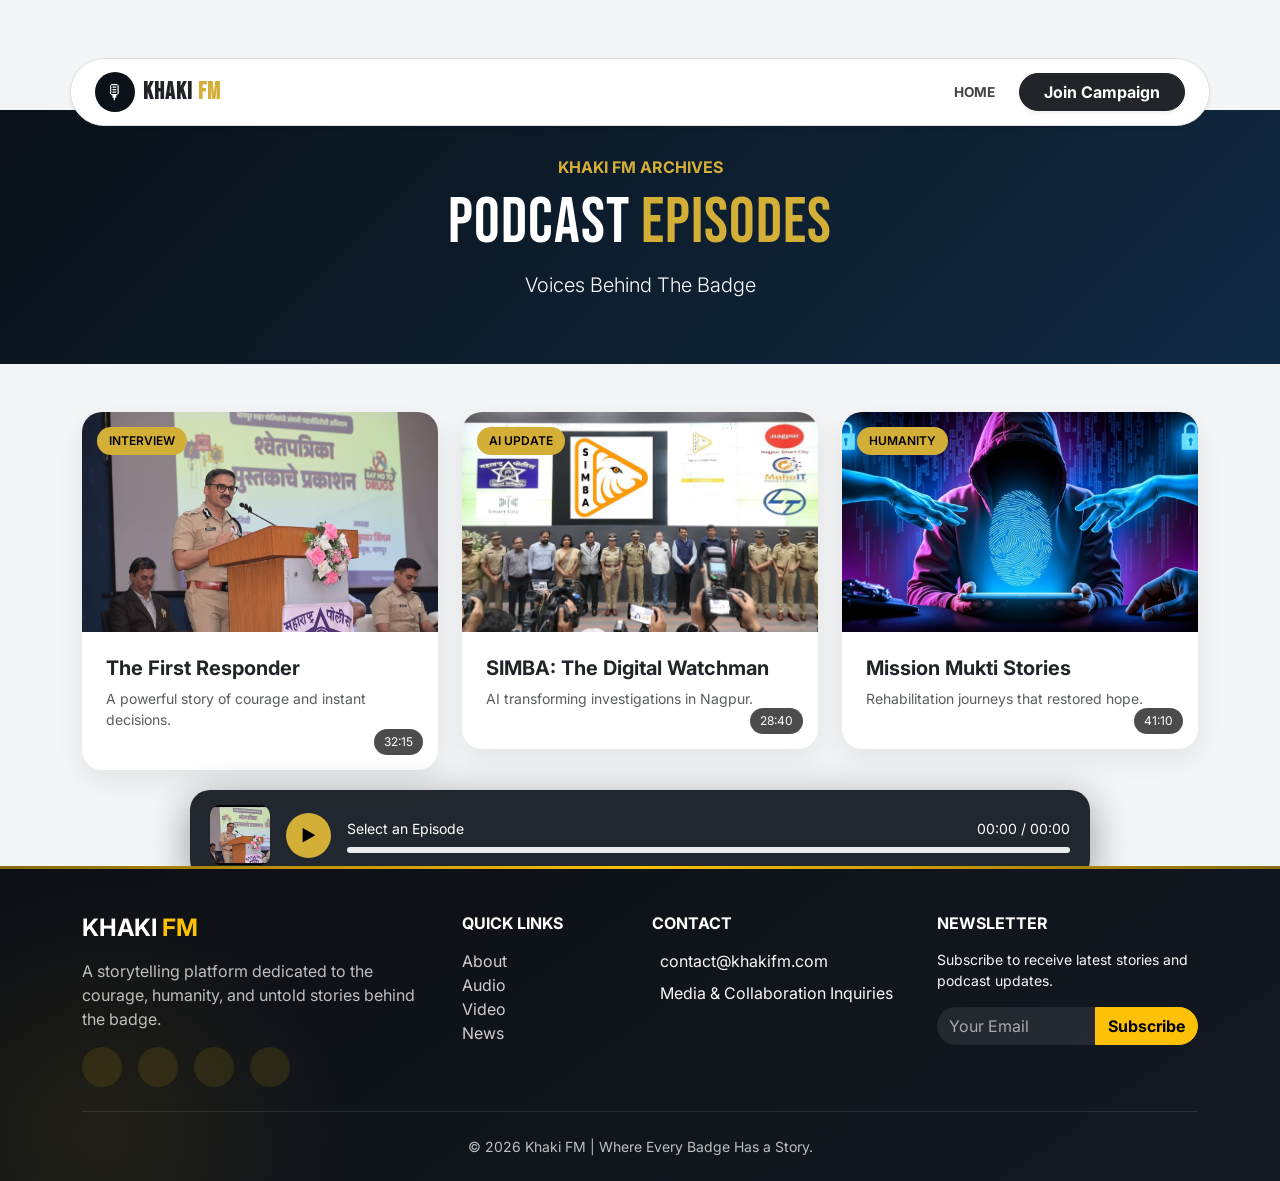
<file: audio.html>
<!DOCTYPE html>
<html lang="en">
<head>
<meta charset="UTF-8">
<meta name="viewport" content="width=device-width, initial-scale=1.0">
<title>Khaki FM | Audio Episodes</title>

<link href="https://cdn.jsdelivr.net/npm/bootstrap@5.3.0/dist/css/bootstrap.min.css" rel="stylesheet">
<link href="https://fonts.googleapis.com/css2?family=Bebas+Neue&family=Inter:wght@400;600;700&display=swap" rel="stylesheet">

<link rel="icon" href="images/favicon.png">
<link rel="stylesheet" href="style.css">

</head>

<style>

body{
    font-family:'Inter',sans-serif;
    background:#f3f5f7;
}

.font-bebas{
    font-family:'Bebas Neue',sans-serif;
    letter-spacing:1px;
}

.text-gold{ color:#D4AF37; }
.bg-navy{ background:#0A1118; }

.hero-section{
    background:linear-gradient(135deg,#0A1118 0%,#102a43 100%);
    width: stretch;
    min-height: max-content;
}

.episode-card{
    border-radius:20px;
    overflow:hidden;
    background:#fff;
    transition:0.35s ease;
    box-shadow:0 10px 30px rgba(0,0,0,0.08);
    position:relative;
}

.episode-card:hover{
    transform:translateY(-8px);
    box-shadow:0 20px 40px rgba(0,0,0,0.15);
}

.episode-img{
    height:220px;
    object-fit:cover;
}

.badge-category{
    position:absolute;
    top:15px;
    left:15px;
    background:#D4AF37;
    color:#000;
    font-weight:600;
    padding:5px 12px;
    border-radius:30px;
    font-size:12px;
}

.duration-badge{
    position:absolute;
    bottom:15px;
    right:15px;
    background:rgba(0,0,0,0.7);
    color:#fff;
    padding:4px 10px;
    border-radius:20px;
    font-size:12px;
}

.play-overlay{
    position:absolute;
    inset:0;
    display:flex;
    align-items:center;
    justify-content:center;
    background:rgba(0,0,0,0.4);
    opacity:0;
    transition:0.3s;
}

.episode-card:hover .play-overlay{
    opacity:1;
}

.play-circle{
    width:70px;
    height:70px;
    border-radius:50%;
    background:#D4AF37;
    display:flex;
    align-items:center;
    justify-content:center;
    font-size:22px;
    font-weight:bold;
    cursor:pointer;
}

/* PLAYER */

.audio-player{
    position:fixed;
    bottom:20px;
    left:50%;
    transform:translateX(-50%);
    width:95%;
    max-width:900px;
    backdrop-filter:blur(15px);
    background:rgba(10,17,24,0.9);
    border-radius:20px;
    padding:15px 20px;
    box-shadow:0 10px 40px rgba(0,0,0,0.4);
    color:#fff;
}

.progress{
    height:6px;
    cursor:pointer;
}

.album-art{
    width:60px;
    height:60px;
    border-radius:10px;
    object-fit:cover;
}

.control-btn{
    background:#D4AF37;
    border:none;
    width:45px;
    height:45px;
    border-radius:50%;
    font-weight:bold;
}

</style>
</head>
<body>

    <nav class="navbar navbar-expand-lg fixed-top nav-pill-container" id="mainNavbar">
        <div class="container bg-white shadow-sm rounded-pill px-4 py-2 border">
            <a class="navbar-brand d-flex align-items-center" href="#">
                <div class="mic-icon-circle me-2">🎙</div>
                <div class="brand-text">
                    <h1 class="mb-0 h4 fw-bold text-dark">KHAKI <span class="text-gold"> FM</span></h1>
                </div>
            </a>
            <button class="navbar-toggler border-0" type="button" data-bs-toggle="collapse" data-bs-target="#khakiNav">
                <span class="navbar-toggler-icon"></span>
            </button>
            <div class="collapse navbar-collapse" id="khakiNav">
            <ul class="navbar-nav ms-auto me-3"> 
                <li class="nav-item"><a class="nav-link px-2" href="index.html">Home</a></li>
            </ul>
            <a href="joinCampaign.html" class="btn btn-dark rounded-pill px-4 fw-bold shadow-sm">Join Campaign</a>
        </div>

        </div>
    </nav>

<!-- HERO -->
<section class="hero-section text-white text-center py-5">
<div class="container">
<h6 class="text-gold text-uppercase fw-bold">Khaki FM Archives</h6>
<h1 class="display-3 font-bebas">Podcast <span class="text-gold">Episodes</span></h1>
<p class="lead">Voices Behind The Badge</p>
</div>
</section>

<!-- EPISODES -->
<section class="py-5 mb-5">
<div class="container">
<div class="row g-4">

<!-- Episode Card -->
<div class="col-md-4">
<div class="episode-card">

<span class="badge-category">INTERVIEW</span>

<img src="images/WhatsApp Image 2025-08-25 at 2.53.12 PM.jpeg" class="w-100 episode-img">

<span class="duration-badge">32:15</span>

<div class="play-overlay">
<div class="play-circle"
onclick="loadEpisode('audio/episode84.mp3','The First Responder','images/WhatsApp Image 2025-08-25 at 2.53.12 PM.jpeg')">
▶
</div>
</div>

<div class="p-4">
<h5 class="fw-bold">The First Responder</h5>
<p class="text-muted small">A powerful story of courage and instant decisions.</p>
</div>

</div>
</div>

<!-- Episode 2 -->
<div class="col-md-4">
<div class="episode-card">
<span class="badge-category">AI UPDATE</span>
<img src="images/NYT-2.avif" class="w-100 episode-img">
<span class="duration-badge">28:40</span>
<div class="play-overlay">
<div class="play-circle"
onclick="loadEpisode('audio/episode85.mp3','SIMBA: The Digital Watchman','images/NYT-2.avif')">
▶
</div>
</div>
<div class="p-4">
<h5 class="fw-bold">SIMBA: The Digital Watchman</h5>
<p class="text-muted small">AI transforming investigations in Nagpur.</p>
</div>
</div>
</div>

<!-- Episode 3 -->
<div class="col-md-4">
<div class="episode-card">
<span class="badge-category">HUMANITY</span>
<img src="images/1745968832397.jpg" class="w-100 episode-img">
<span class="duration-badge">41:10</span>
<div class="play-overlay">
<div class="play-circle"
onclick="loadEpisode('audio/episode86.mp3','Mission Mukti Stories','images/1745968832397.jpg')">
▶
</div>
</div>
<div class="p-4">
<h5 class="fw-bold">Mission Mukti Stories</h5>
<p class="text-muted small">Rehabilitation journeys that restored hope.</p>
</div>
</div>
</div>

</div>
</div>
</section>

<!-- PLAYER -->
<div class="audio-player">
<div class="d-flex align-items-center gap-3">

<img id="playerImage" class="album-art" src="images/WhatsApp Image 2025-08-25 at 2.53.12 PM.jpeg">

<button id="playBtn" class="control-btn">▶</button>

<div class="flex-grow-1">
<div class="d-flex justify-content-between small">
<span id="episodeTitle">Select an Episode</span>
<span>
<span id="currentTime">00:00</span> /
<span id="duration">00:00</span>
</span>
</div>
<div class="progress mt-2" onclick="seek(event)">
<div id="progressBar" class="progress-bar bg-warning" style="width:0%"></div>
</div>
</div>

</div>

<audio id="audio"></audio>
</div>

 <footer class="khaki-footer text-white pt-5 pb-4">
    <div class="container">
        <div class="row g-4">

            <!-- Brand & About -->
            <div class="col-lg-4 col-md-6 footer-animate">
                <h4 class="fw-bold mb-3">KHAKI <span class="text-warning">FM</span></h4>
                <p class="text-light opacity-75">
                    A storytelling platform dedicated to the courage, humanity, and untold stories behind the badge.
                </p>

                <!-- Social Media Icons -->
                <div class="d-flex gap-3 mt-3 social-icons">
                    <a href="#" class="social-link"><i class="bi bi-facebook"></i></a>
                    <a href="#" class="social-link"><i class="bi bi-instagram"></i></a>
                    <a href="#" class="social-link"><i class="bi bi-youtube"></i></a>
                    <a href="#" class="social-link"><i class="bi bi-twitter-x"></i></a>
                </div>
            </div>

            <!-- Quick Links -->
            <div class="col-lg-2 col-md-6 footer-animate">
                <h6 class="fw-bold mb-3 text-uppercase">Quick Links</h6>
                <ul class="list-unstyled">
                    <li><a href="#about" class="footer-link">About</a></li>
                    <li><a href="#audio" class="footer-link">Audio</a></li>
                    <li><a href="#video" class="footer-link">Video</a></li>
                    <li><a href="#news" class="footer-link">News</a></li>
                </ul>
            </div>

            <!-- Contact -->
            <div class="col-lg-3 col-md-6 footer-animate">
                <h6 class="fw-bold mb-3 text-uppercase">Contact</h6>
                <p class="mb-2 text-light">
                    <i class="bi bi-envelope-fill me-2 text-warning"></i>
                    contact@khakifm.com
                </p>
                <p class="mb-0 text-light">
                    <i class="bi bi-mic-fill me-2 text-warning"></i>
                    Media & Collaboration Inquiries
                </p>
            </div>

            <!-- Newsletter -->
            <div class="col-lg-3 col-md-6 footer-animate">
                <h6 class="fw-bold mb-3 text-uppercase">Newsletter</h6>
                <p class="text-light small">
                    Subscribe to receive latest stories and podcast updates.
                </p>
                <div class="input-group">
                    <input type="email" class="form-control footer-input rounded-start-pill" placeholder="Your Email">
                    <button class="btn btn-warning rounded-end-pill fw-bold footer-btn">
                        Subscribe
                    </button>
                </div>
            </div>

        </div>

        <hr class="border-secondary my-4">

        <!-- Copyright -->
        <div class="text-center small text-light opacity-75">
            © 2026 Khaki FM | Where Every Badge Has a Story.
        </div>
    </div>
</footer>

    <script src="https://cdn.jsdelivr.net/npm/bootstrap@5.3.0/dist/js/bootstrap.bundle.min.js"></script>
    <script src="script.js"></script>

<script>
const audio = document.getElementById("audio");
const playBtn = document.getElementById("playBtn");
const progressBar = document.getElementById("progressBar");
const titleEl = document.getElementById("episodeTitle");
const imageEl = document.getElementById("playerImage");
const currentTimeEl = document.getElementById("currentTime");
const durationEl = document.getElementById("duration");

function loadEpisode(src,title,img){
audio.src = src;
audio.play();
titleEl.innerText = title;
imageEl.src = img;
playBtn.innerText = "❚❚";
}

playBtn.addEventListener("click",()=>{
if(audio.paused){
audio.play();
playBtn.innerText="❚❚";
}else{
audio.pause();
playBtn.innerText="▶";
}
});

audio.addEventListener("timeupdate",()=>{
const percent=(audio.currentTime/audio.duration)*100;
progressBar.style.width=percent+"%";
currentTimeEl.innerText=formatTime(audio.currentTime);
durationEl.innerText=formatTime(audio.duration);
});

function formatTime(time){
const min=Math.floor(time/60);
const sec=Math.floor(time%60);
return min+":"+(sec<10?"0"+sec:sec);
}

function seek(e){
const width=e.currentTarget.clientWidth;
const clickX=e.offsetX;
audio.currentTime=(clickX/width)*audio.duration;
}
</script>

</body>
</html>
</file>
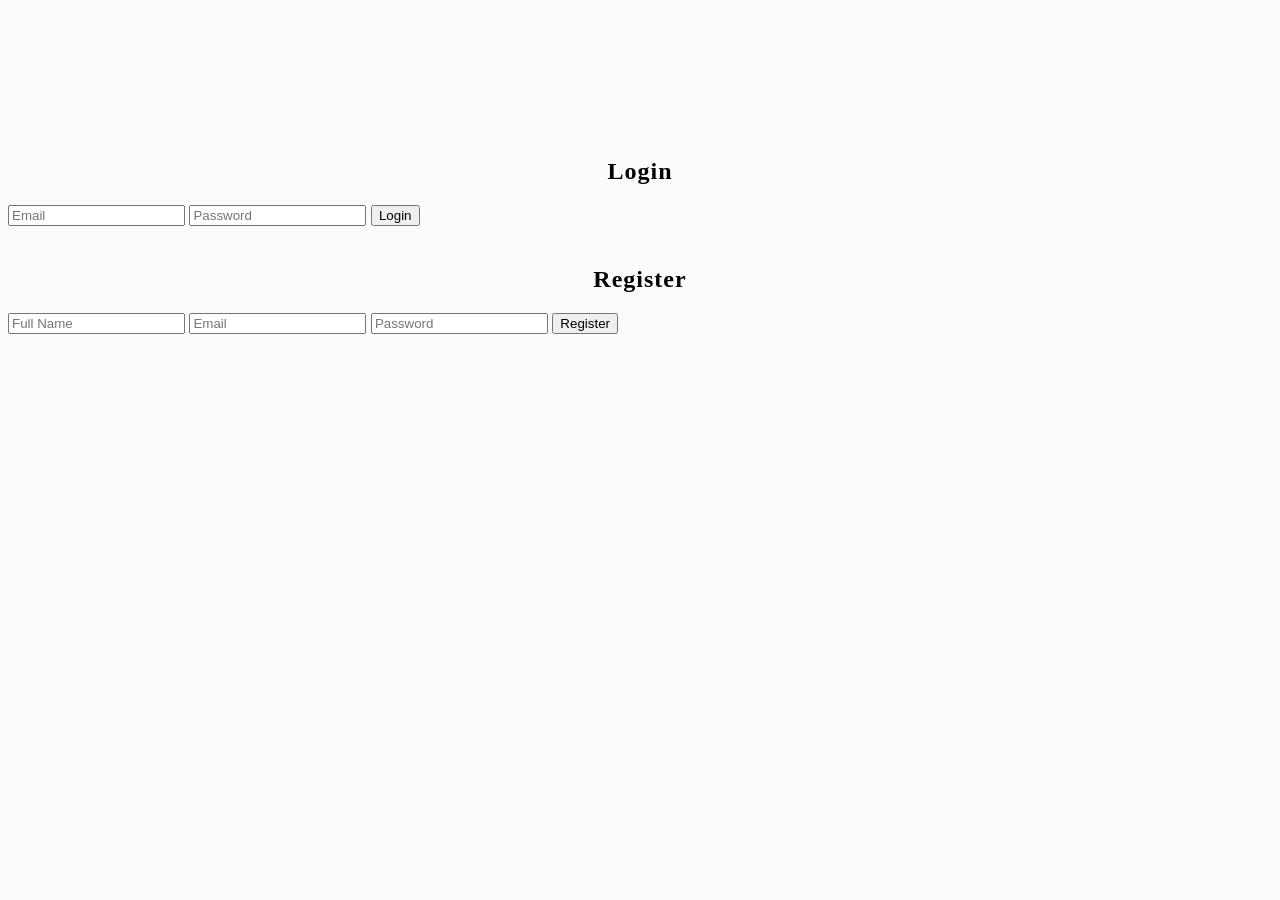
<file: auth.html>
<!DOCTYPE html>
<html>
<head>
<link rel="stylesheet" href="style.css">
</head>
<body>

<h2 style="text-align:center;margin-top:40px;">Login</h2>

<form>
<input type="email" placeholder="Email">
<input type="password" placeholder="Password">
<button type="submit">Login</button>
</form>

<h2 style="text-align:center;margin-top:40px;">Register</h2>

<form>
<input type="text" placeholder="Full Name">
<input type="email" placeholder="Email">
<input type="password" placeholder="Password">
<button type="submit">Register</button>
</form>

</body>
</html>
</file>
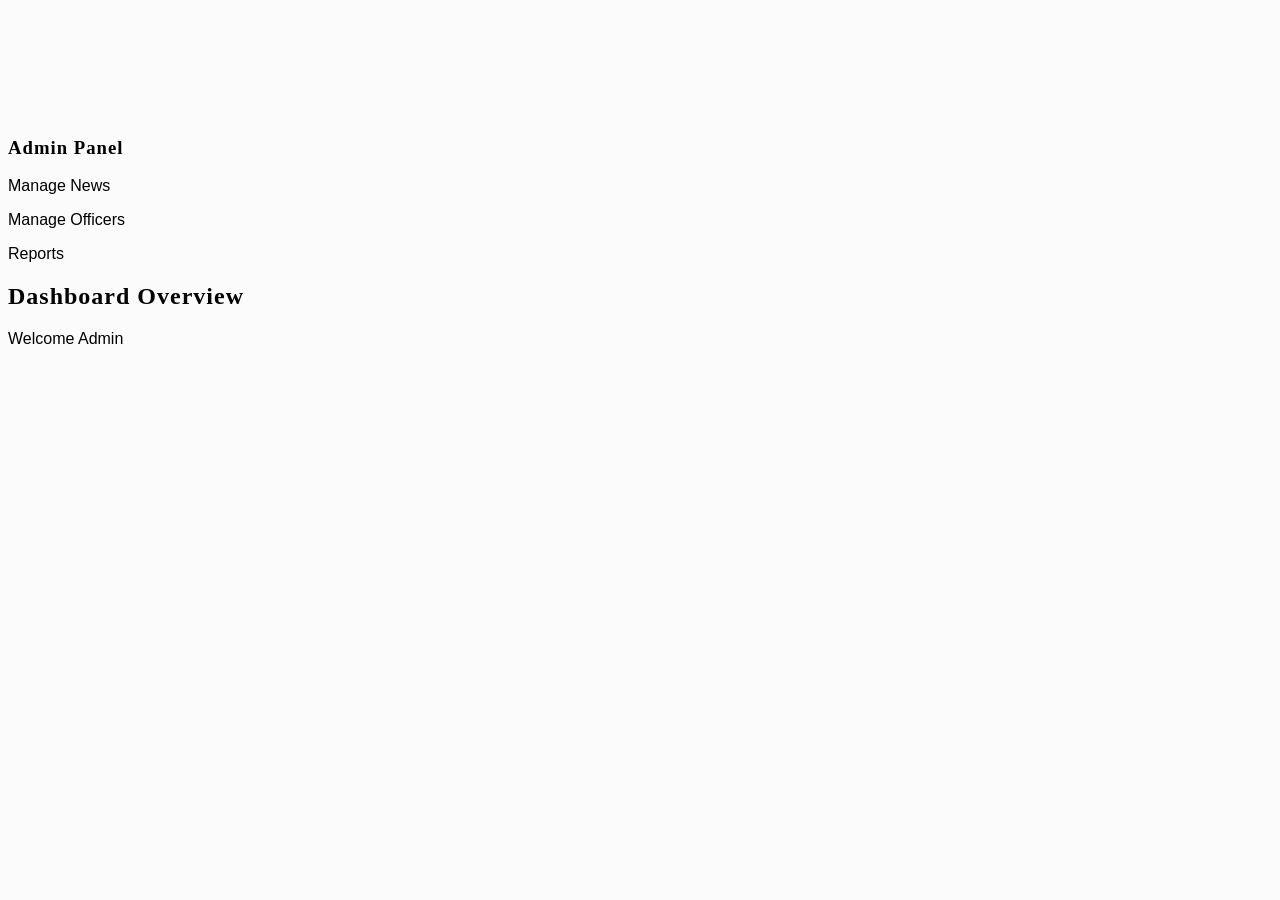
<file: dashboard.html>
<!DOCTYPE html>
<html>
<head>
<link rel="stylesheet" href="style.css">
</head>
<body>

<div class="dashboard">
    <div class="sidebar">
        <h3>Admin Panel</h3>
        <p>Manage News</p>
        <p>Manage Officers</p>
        <p>Reports</p>
    </div>
    <div class="content">
        <h2>Dashboard Overview</h2>
        <p>Welcome Admin</p>
    </div>
</div>

</body>
</html>
</file>
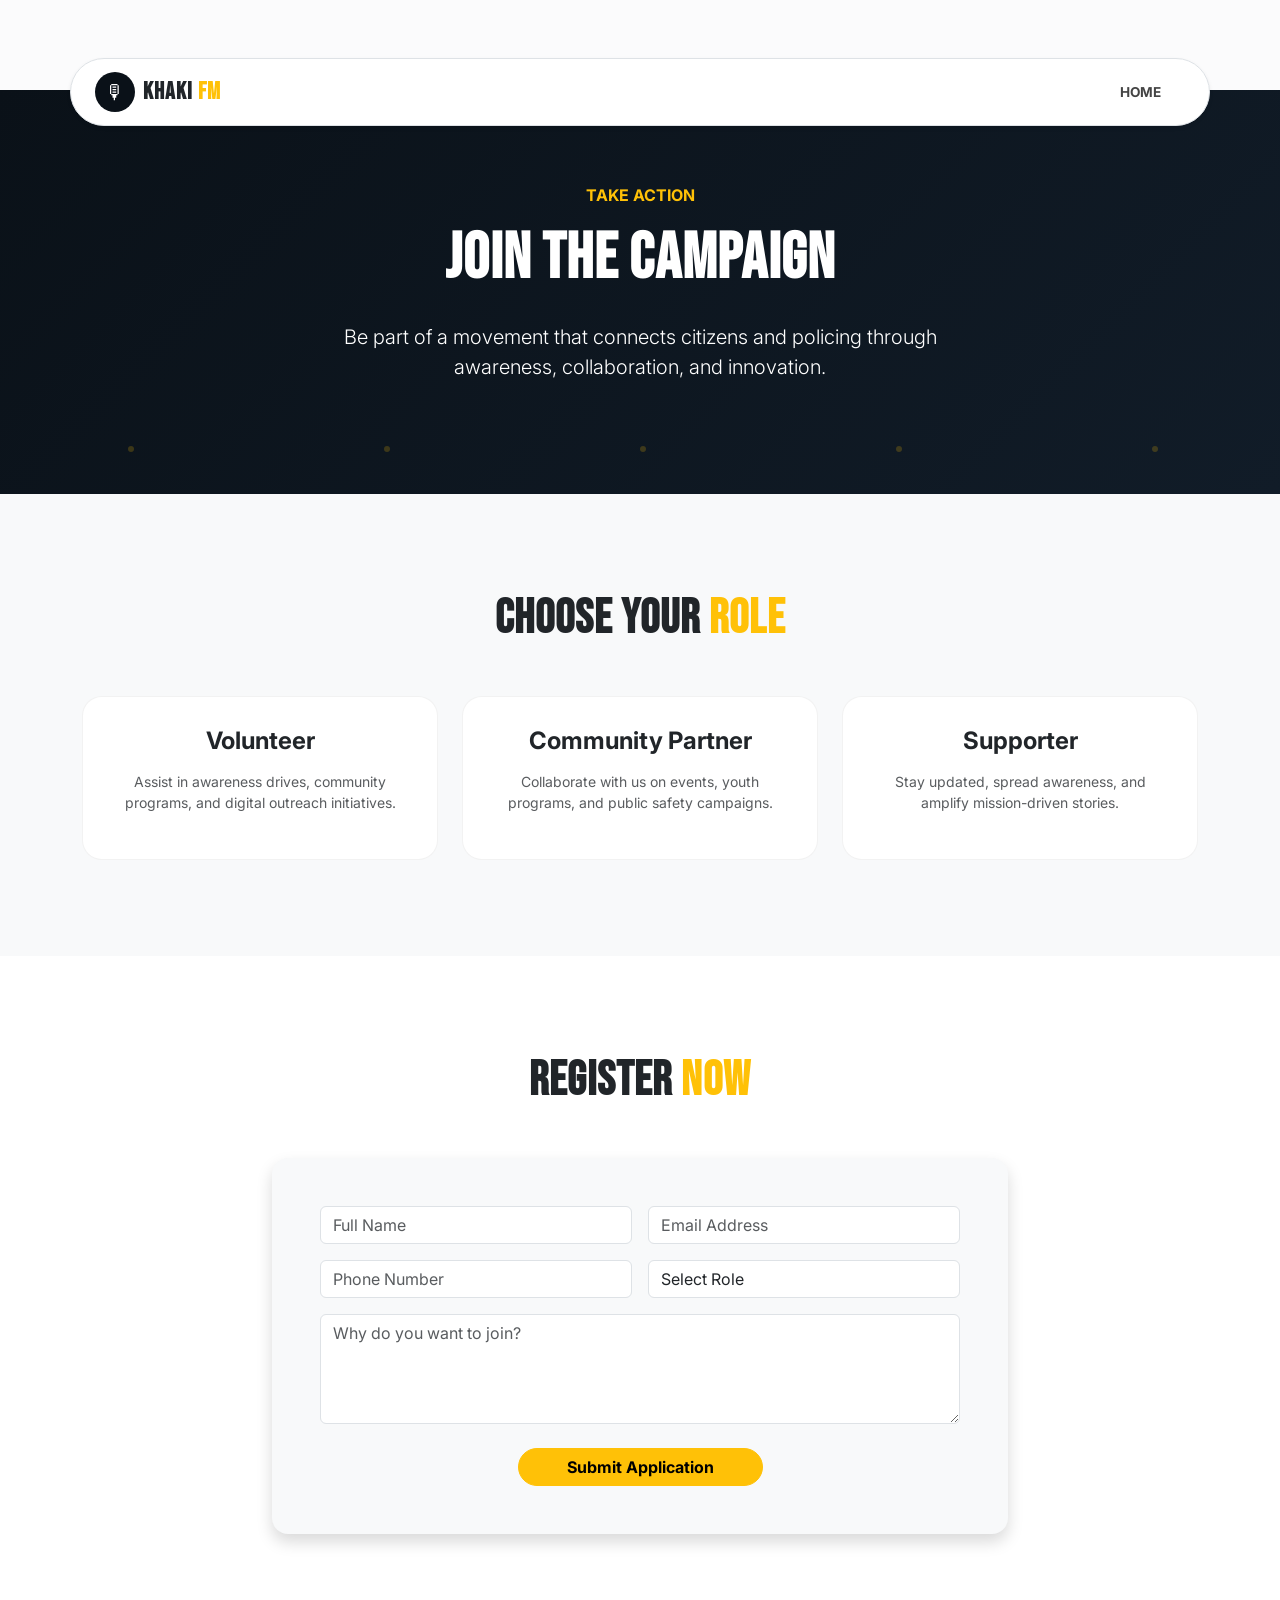
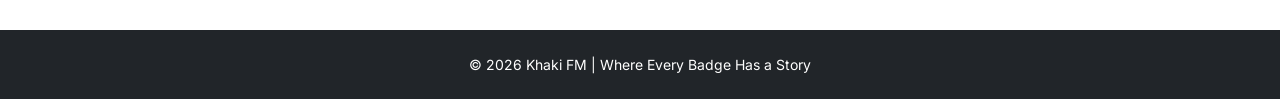
<file: joinCampaign.html>
<!DOCTYPE html>
<html lang="en">
<head>
<meta charset="UTF-8">
<title>Join The Campaign | Khaki FM</title>
<meta name="viewport" content="width=device-width, initial-scale=1.0">

<link rel="icon" type="image/png" href="images/logo.png">
<link href="https://cdn.jsdelivr.net/npm/bootstrap@5.3.0/dist/css/bootstrap.min.css" rel="stylesheet">
<link href="https://fonts.googleapis.com/css2?family=Bebas+Neue&family=Inter:wght@400;600;700&display=swap" rel="stylesheet">
<link rel="stylesheet" href="style.css">

<style>

/* GLOBAL */
body {
    font-family: 'Inter', sans-serif;
    padding-top: 90px;
}

.font-bebas {
    font-family: 'Bebas Neue', cursive;
}

.text-gold {
    color: #ffc107;
}

.bg-navy {
    background: linear-gradient(135deg,#0A1118,#111c28);
    position: relative;
    overflow: hidden;
}

/* Floating Particles */
.particle {
    position: absolute;
    width: 6px;
    height: 6px;
    background: #ffc107;
    border-radius: 50%;
    opacity: 0.2;
    animation: floatParticle 12s infinite linear;
}

@keyframes floatParticle {
    from { transform: translateY(0px); opacity: 0.2; }
    to { transform: translateY(-800px); opacity: 0; }
}

/* Reveal Animation */
.reveal {
    opacity: 0;
    transform: translateY(40px);
    transition: all 0.8s ease;
}

.reveal.active {
    opacity: 1;
    transform: translateY(0);
}

/* Campaign Cards */
.campaign-card {
    background: #fff;
    border-radius: 20px;
    padding: 30px;
    transition: 0.3s ease;
    border: 1px solid rgba(0,0,0,0.05);
}

.campaign-card:hover {
    transform: translateY(-10px);
    border-color: #ffc107;
    box-shadow: 0 20px 50px rgba(0,0,0,0.12);
}

/* Form */
.form-control:focus {
    border-color: #ffc107;
    box-shadow: 0 0 10px rgba(255,193,7,0.3);
}

</style>
</head>

<body>

<!-- NAVBAR -->
  <nav class="navbar navbar-expand-lg fixed-top nav-pill-container" id="mainNavbar">
        <div class="container bg-white shadow-sm rounded-pill px-4 py-2 border">
            <a class="navbar-brand d-flex align-items-center" href="#">
                <div class="mic-icon-circle me-2">🎙</div>
                <div class="brand-text">
                    <h1 class="mb-0 h4 fw-bold text-dark">KHAKI <span class="text-gold"> FM</span></h1>
                </div>
            </a>
            <button class="navbar-toggler border-0" type="button" data-bs-toggle="collapse" data-bs-target="#khakiNav">
                <span class="navbar-toggler-icon"></span>
            </button>
            <div class="collapse navbar-collapse" id="khakiNav">
            <ul class="navbar-nav ms-auto me-3"> 
               
                <li class="nav-item"><a class="nav-link px-2" href="index.html">Home</a></li>
            </ul>
        </div>

        </div>
    </nav> 

<!-- HERO -->
<section class="py-5 bg-navy text-white text-center position-relative">
<div class="container py-5">
<h6 class="text-gold fw-bold text-uppercase">Take Action</h6>
<h1 class="display-3 fw-bold font-bebas mt-3">
Join The Campaign
</h1>
<p class="lead mt-4 mx-auto" style="max-width:700px;">
Be part of a movement that connects citizens and policing
through awareness, collaboration, and innovation.
</p>
</div>

<!-- Floating Gold Particles -->
<div class="particle" style="left:10%; animation-delay:0s;"></div>
<div class="particle" style="left:30%; animation-delay:2s;"></div>
<div class="particle" style="left:50%; animation-delay:4s;"></div>
<div class="particle" style="left:70%; animation-delay:6s;"></div>
<div class="particle" style="left:90%; animation-delay:8s;"></div>

</section>

<!-- CAMPAIGN OPTIONS -->
<section class="py-5 bg-light">
<div class="container py-5">

<div class="text-center mb-5">
<h2 class="fw-bold font-bebas display-5">
Choose Your <span class="text-gold">Role</span>
</h2>
</div>

<div class="row g-4">

<div class="col-md-4 reveal">
<div class="campaign-card text-center">
<h4 class="fw-bold">Volunteer</h4>
<p class="text-muted small mt-3">
Assist in awareness drives, community programs,
and digital outreach initiatives.
</p>
</div>
</div>

<div class="col-md-4 reveal">
<div class="campaign-card text-center">
<h4 class="fw-bold">Community Partner</h4>
<p class="text-muted small mt-3">
Collaborate with us on events, youth programs,
and public safety campaigns.
</p>
</div>
</div>

<div class="col-md-4 reveal">
<div class="campaign-card text-center">
<h4 class="fw-bold">Supporter</h4>
<p class="text-muted small mt-3">
Stay updated, spread awareness,
and amplify mission-driven stories.
</p>
</div>
</div>

</div>
</div>
</section>

<!-- REGISTRATION FORM -->
<section class="py-5 bg-white">
<div class="container py-5">

<div class="text-center mb-5">
<h2 class="fw-bold font-bebas display-5">
Register <span class="text-gold">Now</span>
</h2>
</div>

<div class="row justify-content-center">
<div class="col-lg-8 reveal">

<form class="p-5 shadow rounded-4 bg-light">

<div class="row g-3">

<div class="col-md-6">
<input type="text" class="form-control" placeholder="Full Name" required>
</div>

<div class="col-md-6">
<input type="email" class="form-control" placeholder="Email Address" required>
</div>

<div class="col-md-6">
<input type="text" class="form-control" placeholder="Phone Number">
</div>

<div class="col-md-6">
<select class="form-control">
<option>Select Role</option>
<option>Volunteer</option>
<option>Community Partner</option>
<option>Supporter</option>
</select>
</div>

<div class="col-12">
<textarea class="form-control" rows="4" placeholder="Why do you want to join?"></textarea>
</div>

<div class="col-12 text-center mt-4">
<button type="submit" class="btn btn-warning px-5 rounded-pill fw-bold">
Submit Application
</button>
</div>

</div>
</form>

</div>
</div>

</div>
</section>

<!-- FOOTER -->
<footer class="bg-dark text-white text-center py-4">
<p class="mb-0 small">
© 2026 Khaki FM | Where Every Badge Has a Story
</p>
</footer>

<script src="https://cdn.jsdelivr.net/npm/bootstrap@5.3.0/dist/js/bootstrap.bundle.min.js"></script>

<script>

/* Scroll Reveal */
const reveals = document.querySelectorAll('.reveal');

function revealOnScroll() {
    const windowHeight = window.innerHeight;

    reveals.forEach(el => {
        const elementTop = el.getBoundingClientRect().top;

        if (elementTop < windowHeight - 100) {
            el.classList.add('active');
        }
    });
}

window.addEventListener('scroll', revealOnScroll);

</script>

</body>
</html>
</file>
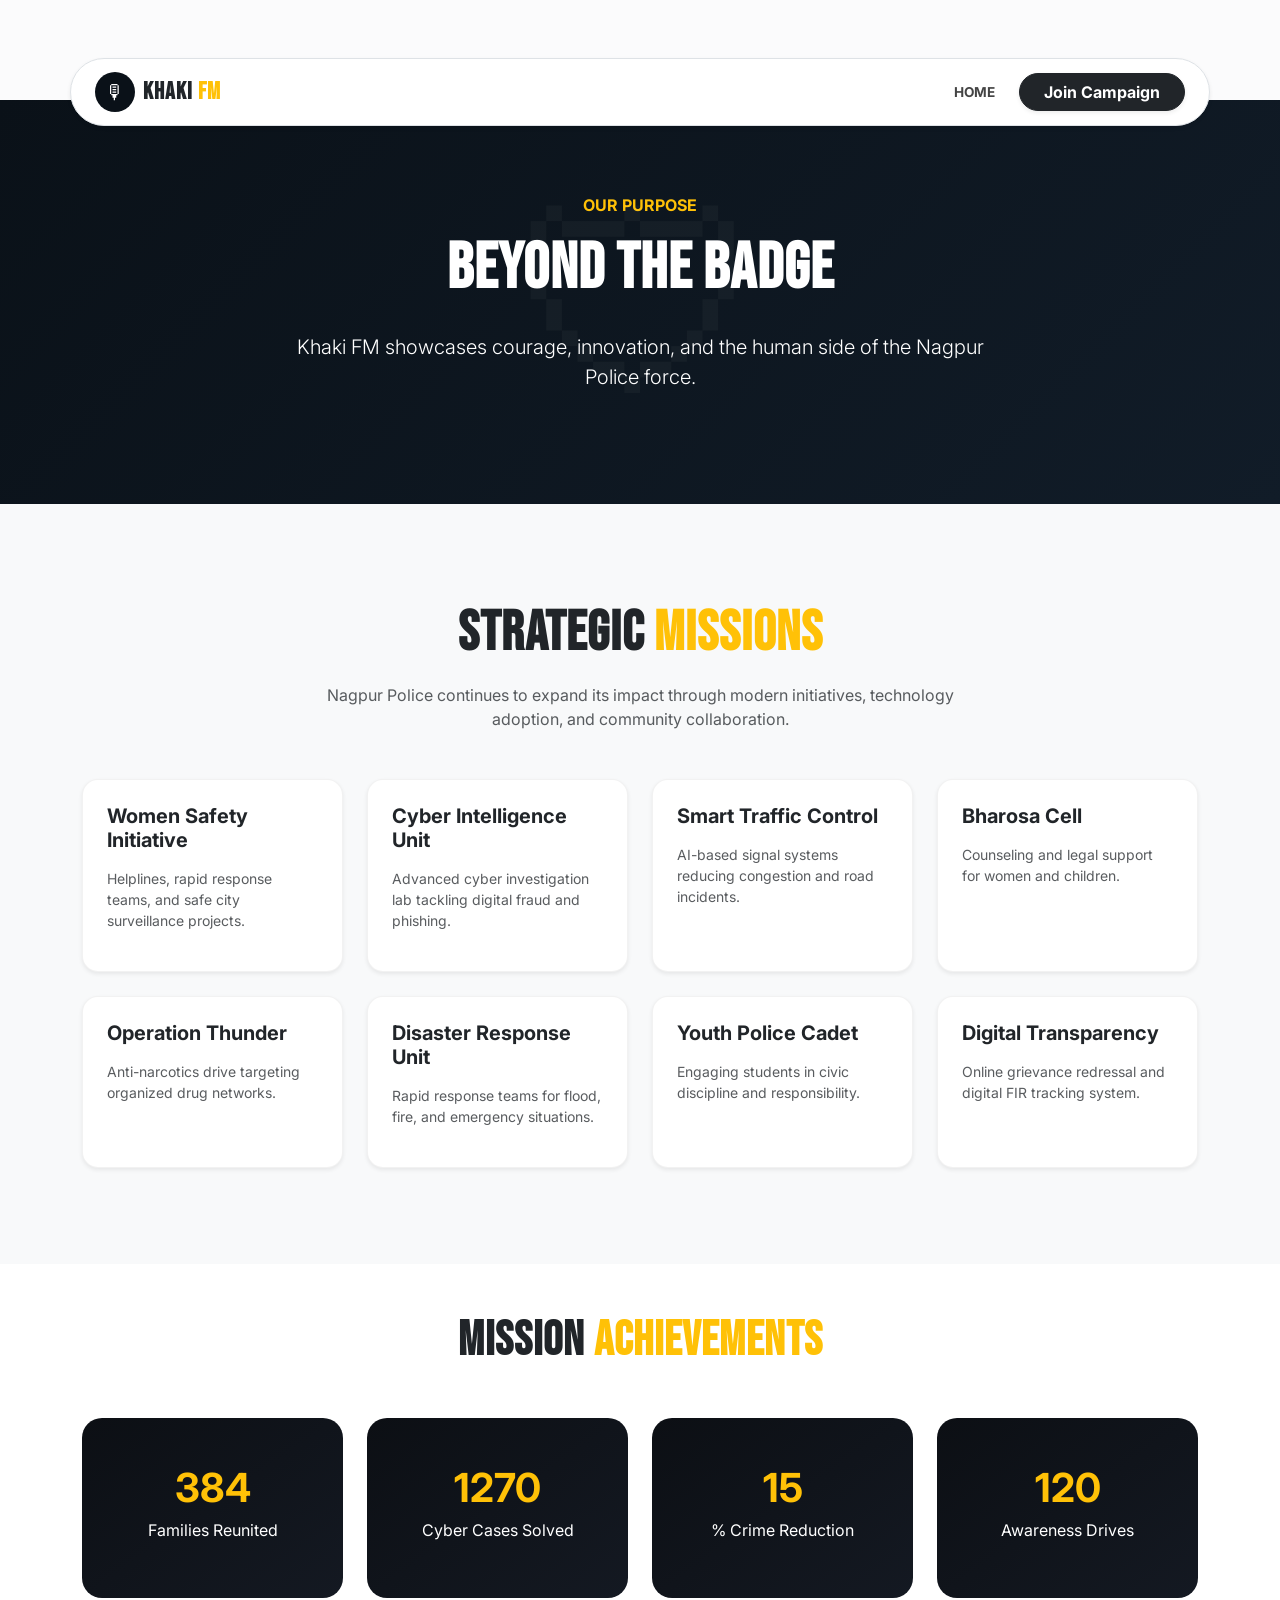
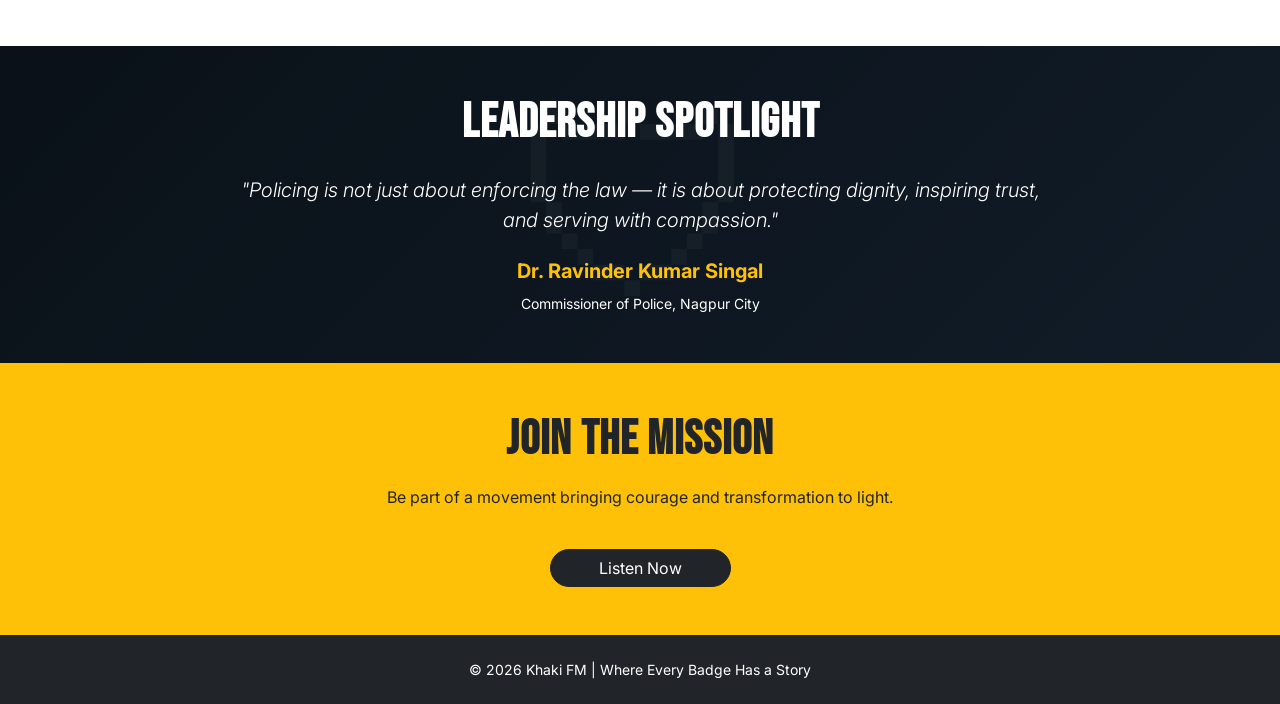
<file: mission.html>
<!DOCTYPE html>
<html lang="en">
<head>
<meta charset="UTF-8">
<title>Our Mission | Khaki FM</title>
<meta name="viewport" content="width=device-width, initial-scale=1.0">

<link rel="icon" type="image/png" href="images/logo.png">
<link href="https://cdn.jsdelivr.net/npm/bootstrap@5.3.0/dist/css/bootstrap.min.css" rel="stylesheet">
<link href="https://fonts.googleapis.com/css2?family=Bebas+Neue&family=Inter:wght@400;600;700&display=swap" rel="stylesheet">
<link rel="stylesheet" href="style.css">

<style>

/* ===============================
   GLOBAL
================================ */

body {
    font-family: 'Inter', sans-serif;
    padding-top: 100px;
}

.font-bebas {
    font-family: 'Bebas Neue', cursive;
}

.text-gold {
    color: #ffc107;
}

.bg-navy {
    background: linear-gradient(135deg,#0A1118,#111c28);
    position: relative;
    overflow: hidden;
}

.bg-navy::after {
    content: "🛡";
    position: absolute;
    font-size: 250px;
    opacity: 0.03;
    top: 50%;
    left: 50%;
    transform: translate(-50%,-50%);
}

/* ===============================
   NAVBAR
================================ */

.nav-pill-container {
    z-index: 1000;
}

/* ===============================
   MISSION CARD
================================ */

.mission-card {
    position: relative;
    background: #fff;
    transition: all 0.35s ease;
    border: 1px solid rgba(0,0,0,0.05);
    overflow: hidden;
}

.mission-card::before {
    content: "";
    position: absolute;
    top: 0;
    left: -100%;
    width: 100%;
    height: 100%;
    background: linear-gradient(120deg, transparent, rgba(255,193,7,0.15), transparent);
    transition: all 0.6s ease;
}

.mission-card:hover::before {
    left: 100%;
}

.mission-card:hover {
    transform: translateY(-10px);
    border-color: #ffc107;
    box-shadow: 0 20px 50px rgba(0,0,0,0.12);
}

/* ===============================
   TIMELINE
================================ */

.timeline {
    position: relative;
    margin: 60px 0;
}

.timeline::before {
    content: "";
    position: absolute;
    left: 50%;
    width: 4px;
    height: 100%;
    background: #ffc107;
    transform: translateX(-50%);
}

.timeline-item {
    position: relative;
    width: 50%;
    padding: 20px 40px;
}

.timeline-item:nth-child(odd) {
    left: 0;
    text-align: right;
}

.timeline-item:nth-child(even) {
    left: 50%;
}

.timeline-dot {
    position: absolute;
    top: 30px;
    right: -10px;
    width: 20px;
    height: 20px;
    background: #ffc107;
    border-radius: 50%;
}

.timeline-item:nth-child(even) .timeline-dot {
    left: -10px;
}

@media (max-width: 768px) {
    .timeline::before {
        left: 8px;
    }
    .timeline-item {
        width: 100%;
        left: 0 !important;
        text-align: left !important;
        padding-left: 40px;
    }
    .timeline-dot {
        left: 0 !important;
        right: auto;
    }
}

/* ===============================
   STATS
================================ */

.stat-box {
    background: linear-gradient(145deg,#0c0f14,#141922);
    color: #fff;
    border-radius: 20px;
    padding: 40px;
    transition: 0.3s ease;
}

.stat-box:hover {
    transform: translateY(-8px);
    box-shadow: 0 20px 50px rgba(255,193,7,0.3);
}

.stat-number {
    font-size: 2.5rem;
    font-weight: bold;
    color: #ffc107;
}

</style>
</head>

<body>

<!-- NAVBAR -->
<nav class="navbar navbar-expand-lg fixed-top nav-pill-container" id="mainNavbar">
        <div class="container bg-white shadow-sm rounded-pill px-4 py-2 border">
            <a class="navbar-brand d-flex align-items-center" href="#">
                <div class="mic-icon-circle me-2">🎙</div>
                <div class="brand-text">
                    <h1 class="mb-0 h4 fw-bold text-dark">KHAKI <span class="text-gold"> FM</span></h1>
                </div>
            </a>
            <button class="navbar-toggler border-0" type="button" data-bs-toggle="collapse" data-bs-target="#khakiNav">
                <span class="navbar-toggler-icon"></span>
            </button>
            <div class="collapse navbar-collapse" id="khakiNav">
            <ul class="navbar-nav ms-auto me-3"> 
                <li class="nav-item"><a class="nav-link px-2" href="index.html"> Home</a></li>
            </ul>
            <a href="joinCampaign.html" class="btn btn-dark rounded-pill px-4 fw-bold shadow-sm">Join Campaign</a>
        </div>

        </div>
    </nav>

<!-- HERO -->
<section class="py-5 bg-navy text-white text-center position-relative overflow-hidden">
    <div class="container py-5">
        <h6 class="text-warning fw-bold text-uppercase">Our Purpose</h6>
        <h1 class="display-3 fw-bold font-bebas mt-3 section-title">
            Beyond The Badge
        </h1>
        <p class="lead mt-4 mx-auto" style="max-width:700px;">
            Khaki FM showcases courage, innovation,
            and the human side of the Nagpur Police force.
        </p>
    </div>

    <!-- Floating Gold Particles -->
    <div class="particle" style="left:10%; animation-delay:0s;"></div>
    <div class="particle" style="left:30%; animation-delay:2s;"></div>
    <div class="particle" style="left:50%; animation-delay:4s;"></div>
    <div class="particle" style="left:70%; animation-delay:6s;"></div>
    <div class="particle" style="left:90%; animation-delay:8s;"></div>
</section>

<!-- STRATEGIC MISSIONS -->
<section class="py-5 bg-light">
<div class="container py-5">

<div class="text-center mb-5">
<h2 class="display-4 fw-bold font-bebas section-title">
Strategic <span class="text-warning">Missions</span>
</h2>
<p class="text-muted mt-3 mx-auto" style="max-width:700px;">
Nagpur Police continues to expand its impact through modern initiatives,
technology adoption, and community collaboration.
</p>
</div>

<div class="row g-4">

<div class="col-lg-3 col-md-6 reveal">
<div class="mission-card p-4 rounded-4 shadow-sm h-100">
<h5 class="fw-bold">Women Safety Initiative</h5>
<p class="small text-muted mt-3">
Helplines, rapid response teams, and safe city surveillance projects.
</p>
</div>
</div>

<div class="col-lg-3 col-md-6 reveal">
<div class="mission-card p-4 rounded-4 shadow-sm h-100">
<h5 class="fw-bold">Cyber Intelligence Unit</h5>
<p class="small text-muted mt-3">
Advanced cyber investigation lab tackling digital fraud and phishing.
</p>
</div>
</div>

<div class="col-lg-3 col-md-6 reveal">
<div class="mission-card p-4 rounded-4 shadow-sm h-100">
<h5 class="fw-bold">Smart Traffic Control</h5>
<p class="small text-muted mt-3">
AI-based signal systems reducing congestion and road incidents.
</p>
</div>
</div>

<div class="col-lg-3 col-md-6 reveal">
<div class="mission-card p-4 rounded-4 shadow-sm h-100">
<h5 class="fw-bold">Bharosa Cell</h5>
<p class="small text-muted mt-3">
Counseling and legal support for women and children.
</p>
</div>
</div>

<div class="col-lg-3 col-md-6 reveal">
<div class="mission-card p-4 rounded-4 shadow-sm h-100">
<h5 class="fw-bold">Operation Thunder</h5>
<p class="small text-muted mt-3">
Anti-narcotics drive targeting organized drug networks.
</p>
</div>
</div>

<div class="col-lg-3 col-md-6 reveal">
<div class="mission-card p-4 rounded-4 shadow-sm h-100">
<h5 class="fw-bold">Disaster Response Unit</h5>
<p class="small text-muted mt-3">
Rapid response teams for flood, fire, and emergency situations.
</p>
</div>
</div>

<div class="col-lg-3 col-md-6 reveal">
<div class="mission-card p-4 rounded-4 shadow-sm h-100">
<h5 class="fw-bold">Youth Police Cadet</h5>
<p class="small text-muted mt-3">
Engaging students in civic discipline and responsibility.
</p>
</div>
</div>

<div class="col-lg-3 col-md-6 reveal">
<div class="mission-card p-4 rounded-4 shadow-sm h-100">
<h5 class="fw-bold">Digital Transparency</h5>
<p class="small text-muted mt-3">
Online grievance redressal and digital FIR tracking system.
</p>
</div>
</div>

</div>
</div>
</section>

<!-- ACHIEVEMENTS -->
<section class="py-5 bg-white">
<div class="container text-center">

<h2 class="fw-bold font-bebas display-5 mb-5 section-title">
Mission <span class="text-warning">Achievements</span>
</h2>

<div class="row g-4">

<div class="col-md-3 reveal">
<div class="stat-box">
<div class="stat-number counter" data-target="500">0</div>
<p>Families Reunited</p>
</div>
</div>

<div class="col-md-3 reveal">
<div class="stat-box">
<div class="stat-number counter" data-target="2000">0</div>
<p>Cyber Cases Solved</p>
</div>
</div>

<div class="col-md-3 reveal">
<div class="stat-box">
<div class="stat-number counter" data-target="15">0</div>
<p>% Crime Reduction</p>
</div>
</div>

<div class="col-md-3 reveal">
<div class="stat-box">
<div class="stat-number counter" data-target="120">0</div>
<p>Awareness Drives</p>
</div>
</div>

</div>
</div>
</section>

<!-- LEADERSHIP -->
<section class="py-5 bg-navy text-white text-center">
<div class="container">

<h2 class="fw-bold font-bebas display-5 mb-4 section-title">
Leadership Spotlight
</h2>

<p class="lead fst-italic mx-auto" style="max-width:800px;">
"Policing is not just about enforcing the law —
it is about protecting dignity, inspiring trust,
and serving with compassion."
</p>

<h5 class="fw-bold text-warning mt-4">
Dr. Ravinder Kumar Singal
</h5>
<small>Commissioner of Police, Nagpur City</small>

</div>
</section>

<!-- CTA -->
<section class="py-5 bg-warning text-dark text-center">
<div class="container">
<h2 class="fw-bold font-bebas display-5 section-title">
Join The Mission
</h2>
<p class="mt-3">
Be part of a movement bringing courage and transformation to light.
</p>
<a href="audio.html" class="btn btn-dark rounded-pill px-5 mt-4">
Listen Now
</a>
</div>
</section>

<!-- FOOTER -->
<footer class="bg-dark text-white text-center py-4">
<p class="mb-0 small">
© 2026 Khaki FM | Where Every Badge Has a Story
</p>
</footer>

<!-- SCRIPTS -->
<script src="https://cdn.jsdelivr.net/npm/bootstrap@5.3.0/dist/js/bootstrap.bundle.min.js"></script>

<script>

/* COUNTER ANIMATION */
const counters = document.querySelectorAll('.counter');

counters.forEach(counter => {
  counter.innerText = '0';
  const updateCounter = () => {
    const target = +counter.getAttribute('data-target');
    const current = +counter.innerText;
    const increment = target / 200;

    if (current < target) {
      counter.innerText = Math.ceil(current + increment);
      setTimeout(updateCounter, 10);
    } else {
      counter.innerText = target;
    }
  };
  updateCounter();
});

/* SCROLL REVEAL */
const reveals = document.querySelectorAll('.reveal');

function revealOnScroll() {
    const windowHeight = window.innerHeight;

    reveals.forEach(el => {
        const elementTop = el.getBoundingClientRect().top;

        if (elementTop < windowHeight - 100) {
            el.classList.add('active');
        }
    });
}

window.addEventListener('scroll', revealOnScroll);

</script>

</body>
</html>
</file>
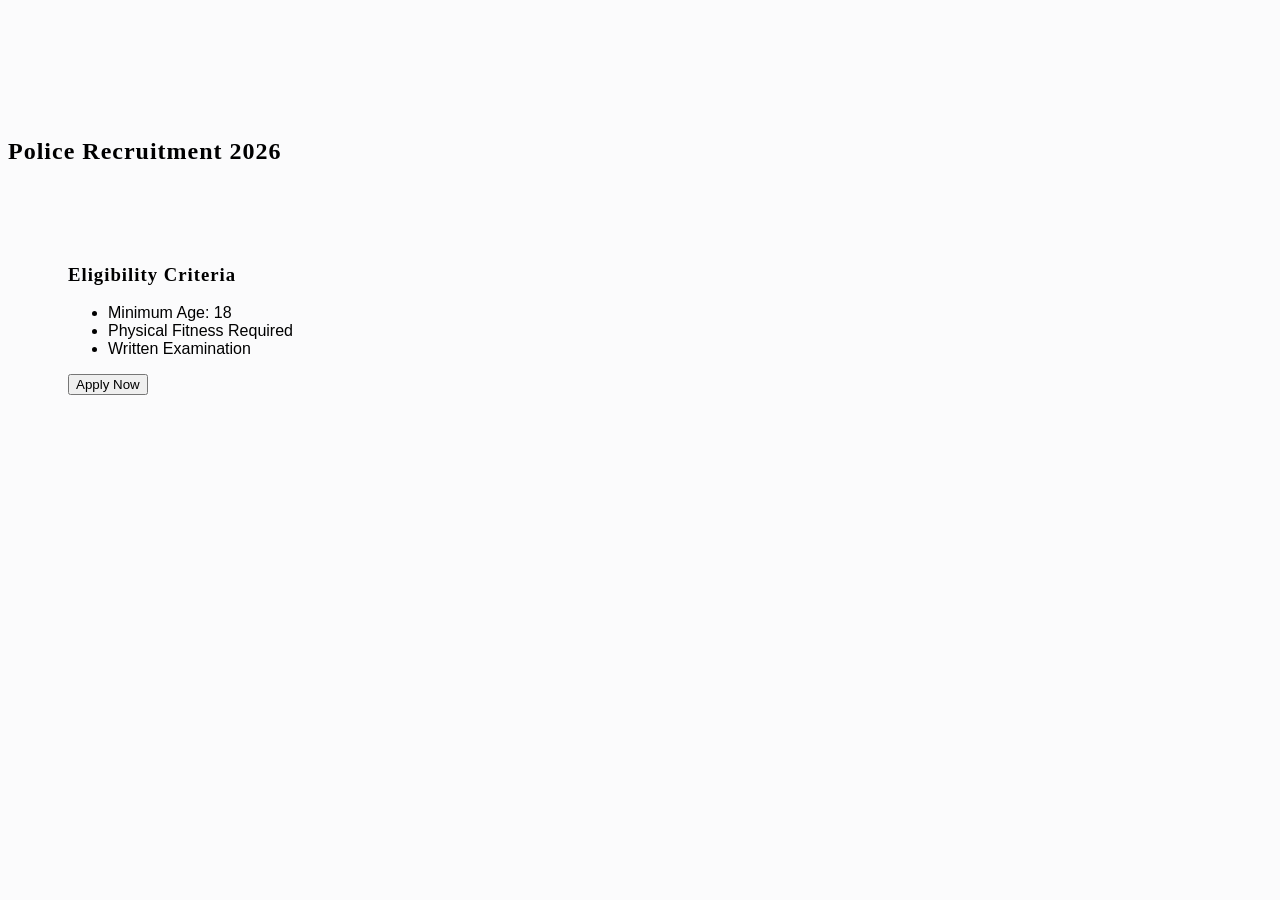
<file: recruitment.html>
<!DOCTYPE html>
<html>
<head>
<link rel="stylesheet" href="style.css">
</head>
<body>

<header>
<h2>Police Recruitment 2026</h2>
</header>

<section style="padding:60px;">
<h3>Eligibility Criteria</h3>
<ul>
<li>Minimum Age: 18</li>
<li>Physical Fitness Required</li>
<li>Written Examination</li>
</ul>

<button>Apply Now</button>
</section>

</body>
</html>
</file>
<file: style.css>
:root {
    --gold: #D4AF37;
    --navy: #0A1118;
    --gold-light: rgba(212, 175, 55, 0.1);
}

body { 
    font-family: 'Inter', sans-serif; 
    background: #fbfbfc; 
    overflow-x: hidden; 
    scroll-behavior: smooth;
    padding-top: 110px; /* Space for Ticker + Navbar */
}

img {
    max-width: 100%;
    height: auto;
}

h1, h2, h3, .font-bebas { 
    font-family: 'Bebas Neue', cursive; 
    letter-spacing: 1px;
}

.serif { font-family: 'Playfair Display', serif; }

/* Ticker Fixes */
.ticker-wrap { 
    width: 100%; 
    overflow: hidden; 
    background: var(--navy); 
    color: var(--gold); 
    padding: 8px 0; 
    position: fixed; 
    top: 0; 
    z-index: 2001; 
}
.ticker { 
    display: inline-flex; 
    white-space: nowrap; 
    animation: tickerScroll 25s linear infinite; 
}
.ticker-item { padding: 0 40px; font-weight: bold; text-transform: uppercase; font-size: 0.85rem; }

@keyframes tickerScroll {
    0% { transform: translateX(0); }
    100% { transform: translateX(-50%); }
}

/* Navbar Positioning */
.nav-pill-container { 
    top: 50px; /* Sits below ticker */
    transition: 0.3s; 
    z-index: 2000;
}

.nav-link { 
    font-weight: 700; 
    text-transform: uppercase; 
    font-size: 0.85rem; 
    color: #444; 
}

.nav-link:hover, .nav-link.active { color: var(--gold) !important; }

.mic-icon-circle { 
    background: var(--navy); 
    color: white; 
    width: 40px; 
    height: 40px; 
    border-radius: 50%; 
    display: flex; 
    align-items: center; 
    justify-content: center; 
}

/* Hero */
.hero-section { min-height: 80vh; }
.text-gold-gradient { 
    background: linear-gradient(to bottom, #D4AF37, #8B6508); 
    -webkit-background-clip: text; 
    -webkit-text-fill-color: transparent; 
}

.hero-title {
    font-size: 2.2rem;
}

@media (min-width: 992px) {
    .hero-title {
        font-size: 5rem;
    }
}

/* Components */
.bg-navy { background-color: var(--navy); }
.bg-gold { background: linear-gradient(135deg, #D4AF37 0%, #B8860B 100%); }
.text-gold { color: var(--gold); }
.btn-gold { background: var(--gold); color: white; border: none; }

.transition-up { transition: 0.4s ease; }
.transition-up:hover { 
    transform: translateY(-12px); 
    box-shadow: 0 1rem 3rem rgba(0,0,0,0.08) !important; 
    border-color: var(--gold) !important;
}

/* Mobile Navbar Adjustments */
@media (max-width: 991px) {
    .navbar-collapse {
        background: white;
        margin-top: 15px;
        padding: 20px;
        border-radius: 20px;
        box-shadow: 0 10px 30px rgba(0,0,0,0.1);
        
    }
}

@media (max-width: 991px) {
    .nav-pill-container .container {
        border-radius: 1rem !important;
    }
}

/* ===============================
   🔥 HERO PREMIUM BUTTONS
================================ */

/* Base Style */
.btn-hero,
.btn-hero-outline {
    display: inline-flex;
    align-items: center;
    justify-content: center;
    padding: 14px 40px;
    border-radius: 50px;
    font-weight: 700;
    text-transform: uppercase;
    letter-spacing: 1.5px;
    font-size: 0.85rem;
    position: relative;
    overflow: hidden;
    text-decoration: none;
    transition: all 0.4s cubic-bezier(0.175, 0.885, 0.32, 1.275);
}

/* ===============================
   PRIMARY BUTTON (Dark → Gold Slide)
================================ */

.btn-hero {
    background-color: #0a1118;
    color: #ffffff;
    border: 2px solid #0a1118;
}

.btn-hero::after {
    content: '';
    position: absolute;
    top: 0;
    left: -100%;
    width: 100%;
    height: 100%;
    background: #d4af37;
    transition: all 0.4s ease;
    z-index: 1;
}

.btn-hero span {
    position: relative;
    z-index: 2;
}

.btn-hero:hover {
    color: #000;
    border-color: #d4af37;
    transform: translateY(-5px);
    box-shadow: 0 10px 25px rgba(212, 175, 55, 0.3);
}

.btn-hero:hover::after {
    left: 0;
}

/* ===============================
   OUTLINE BUTTON (Gold Border)
================================ */

.btn-hero-outline {
    background: transparent;
    color: #0a1118;
    border: 2px solid #d4af37;
}

.btn-hero-outline::after {
    content: '';
    position: absolute;
    top: 0;
    left: -100%;
    width: 100%;
    height: 100%;
    background: #d4af37;
    transition: all 0.4s ease;
    z-index: 1;
}

.btn-hero-outline span {
    position: relative;
    z-index: 2;
}

.btn-hero-outline:hover {
    color: #000;
    transform: translateY(-5px);
    box-shadow: 0 10px 25px rgba(212, 175, 55, 0.3);
}

.btn-hero-outline:hover::after {
    left: 0;
}

/* Testimonials Styling */
.testimonial-card {
    background: #fff;
    transition: transform 0.3s ease, box-shadow 0.3s ease;
    border-bottom: 4px solid transparent !important;
}

.testimonial-card:hover {
    transform: translateY(-10px);
    box-shadow: 0 15px 40px rgba(0,0,0,0.05) !important;
    border-bottom: 4px solid var(--gold) !important;
}



/* Badge Pill above heading */
.badge-pill {
    display: inline-block;
    padding: 6px 16px;
    background: var(--gold-light);
    color: var(--gold);
    border-radius: 50px;
    font-weight: 700;
    font-size: 0.75rem;
    text-transform: uppercase;
    letter-spacing: 2px;
}

/* Image Container with Depth */
.hero-image-container {
    position: relative;
    padding: 10px;
}

.hero-main-img {
    border-radius: 40px;
    box-shadow: 0 40px 80px rgba(0,0,0,0.15);
    border: 10px solid white;
    max-height: 550px;
    width: 100%;
    object-fit: cover;
}

/* Glassmorphism Feature Card */
.glass-feature-card {
    position: absolute;
    bottom: 40px;
    right: -20px;
    background: rgba(255, 255, 255, 0.85);
    backdrop-filter: blur(15px);
    padding: 20px 30px;
    border-radius: 25px;
    box-shadow: 0 15px 35px rgba(0,0,0,0.1);
    border: 1px solid rgba(255,255,255,0.3);
    max-width: 250px;
    z-index: 10;
}

/* Navigation Controls */

.carousel-control-prev,
.carousel-control-next {
    width: 8%;
}

@media (max-width: 768px) {
    .carousel-control-prev,
    .carousel-control-next {
        display: none;
    }
}

@media (max-width: 768px) {
    section {
        padding-top: 3rem !important;
        padding-bottom: 3rem !important;
    }
}

/* Featured Tech Card */
.tech-card-featured {
    background: linear-gradient(135deg, var(--gold) 0%, var(--navy) 50%, #000 100%);
    border-radius: 3rem;
    position: relative;
    overflow: hidden;
}

.tech-card-inner {
    background: rgba(10, 17, 24, 0.95);
    border-radius: 2.9rem;
    height: 100%;
}

.badge-ai {
    background: var(--gold-light);
    color: var(--gold);
    border: 1px solid var(--gold);
    padding: 5px 15px;
    border-radius: 50px;
    font-size: 0.75rem;
    font-weight: 800;
    text-transform: uppercase;
}

.tech-tag {
    background: rgba(255, 255, 255, 0.05);
    border: 1px solid rgba(255, 255, 255, 0.1);
    color: #fff;
    padding: 8px 18px;
    border-radius: 50px;
    font-size: 0.85rem;
}

/* Secondary Glass Cards */
/* --- Initiative Image Card Styles --- */
.glass-card {
    position: relative;
    background: #000; /* Fallback */
    border-radius: 24px;
    height: 400px; /* Fixed height for all bottom cards */
    overflow: hidden;
    border: 1px solid rgba(0, 0, 0, 0.05);
    display: flex;
    flex-direction: column;
    justify-content: flex-end;
}

/* The Image Layer */
.card-image-bg {
    position: absolute;
    top: 0;
    left: 0;
    width: 100%;
    height: 100%;
    object-fit: cover;
    z-index: 1;
    filter: brightness(0.7);
    transition: transform 0.6s cubic-bezier(0.165, 0.84, 0.44, 1);
}

/* The Gradient Overlay to make text pop */
.card-overlay {
    position: absolute;
    inset: 0;
    background: linear-gradient(to top, rgba(10, 17, 24, 0.95) 10%, rgba(10, 17, 24, 0.4) 50%, transparent 100%);
    z-index: 2;
}

/* Content positioning over image */
.glass-card .content-box {
    position: relative;
    z-index: 3;
    padding: 30px;
}

/* Hover Effects */
.glass-card:hover .card-image-bg {
    transform: scale(1.1);
    filter: brightness(0.5);
}

.glass-card:hover {
    border-color: #d4af37;
    box-shadow: 0 15px 35px rgba(0, 0, 0, 0.3);
}

.card-icon-circle {
    width: 50px;
    height: 50px;
    border-radius: 12px;
    display: flex;
    align-items: center;
    justify-content: center;
    font-size: 1.3rem;
    position: relative;
    z-index: 3;
    box-shadow: 0 5px 15px rgba(0,0,0,0.3);
}

/* Full Box Image Styling */
.ai-visual-box {
    height: 350px;
    border: 1px solid rgba(212, 175, 55, 0.3);
    border-radius: 2rem;
    display: flex;
    align-items: center;
    justify-content: center;
    position: relative;
    overflow: hidden; /* Clips the image to the box corners */
    background-color: #000;
}

/* The Background Image */
.ai-visual-box img.bg-image {
    position: absolute;
    top: 0;
    left: 0;
    width: 100%;
    height: 100%;
    object-fit: cover;
    opacity: 0.6; /* Dimmed so text/icons on top are readable */
    z-index: 1;
}

/* The Pulse Circle now acts as a 'Scanner' on top of the image */
.pulse-circle {
    width: 120px;
    height: 120px;
    background: transparent;
    border: 2px solid var(--gold);
    border-radius: 50%;
    z-index: 2;
    position: relative;
    box-shadow: 0 0 30px rgba(212, 175, 55, 0.5);
    animation: ai-pulse 4s infinite ease-in-out;
}

/* Keep your existing @keyframes ai-pulse */

.bg-glass-dark {
    background: rgba(255, 255, 255, 0.05);
    backdrop-filter: blur(10px);
    border: 1px solid rgba(255, 255, 255, 0.1);
}

/* Custom Play Button */
.play-btn-main {
    width: 70px;
    height: 70px;
    background: var(--gold);
    border: none;
    border-radius: 50%;
    color: white;
    font-size: 1.5rem;
    display: flex;
    align-items: center;
    justify-content: center;
    transition: 0.3s;
    box-shadow: 0 0 20px rgba(212, 175, 55, 0.4);
}

.play-btn-main:hover {
    transform: scale(1.1);
    box-shadow: 0 0 30px rgba(236, 204, 102, 0.6);
}

/* Custom Progress Bar */
.progress-container {
    height: 6px;
    background: rgba(255, 255, 255, 0.1);
    border-radius: 10px;
    position: relative;
    cursor: pointer;
}

.progress-bar-custom {
    height: 100%;
    background: var(--gold);
    border-radius: 10px;
    position: relative;
}

/* Waveform Visualizer */
.waveform-visualizer {
    display: flex;
    align-items: center;
    gap: 3px;
    height: 20px;
    margin-top: 15px;
}

.waveform-visualizer span {
    width: 3px;
    height: 50%;
    background: var(--gold);
    opacity: 0.4;
    animation: wave-dance 1.2s infinite ease-in-out;
}

@keyframes wave-dance {
    0%, 100% { height: 20%; }
    50% { height: 100%; }
}

/* Staggered animation for bars */
.waveform-visualizer span:nth-child(even) { animation-delay: 0.2s; }
.waveform-visualizer span:nth-child(3n) { animation-delay: 0.4s; }

/* Album Art Polish */
.album-art-wrapper {
    position: relative;
    transform: perspective(1000px) rotateY(-10deg);
    transition: 0.5s;
}

.album-art-wrapper:hover {
    transform: perspective(1000px) rotateY(0deg);
}

.bg-wave-decoration {
    position: absolute;
    top: -50%;
    right: -10%;
    width: 100%;
    height: 200%;
    background: radial-gradient(circle, rgba(212, 175, 55, 0.05) 0%, transparent 70%);
    pointer-events: none;
}

/* View All & Nav Buttons */
.btn-outline-gold {
    border: 2px solid var(--gold);
    color: var(--gold);
    transition: 0.3s;
}

.btn-outline-gold:hover {
    background: var(--gold);
    color: white;
    transform: translateY(-3px);
}

.nav-arrow-btn {
    width: 50px;
    height: 50px;
    border-radius: 50%;
    border: 1px solid #ddd;
    background: white;
    color: var(--navy);
    font-size: 1.2rem;
    transition: 0.3s;
}

.nav-arrow-btn:hover {
    background: var(--navy);
    color: var(--gold);
    border-color: var(--navy);
}

/* Micro-Visualizer Animation */
.live-visualizer {
    display: flex;
    align-items: center;
    gap: 2px;
    height: 15px;
}

.live-visualizer span {
    width: 3px;
    height: 100%;
    background: var(--gold);
    border-radius: 10px;
    animation: bounce 0.8s infinite ease-in-out;
}

.live-visualizer span:nth-child(2) { animation-delay: 0.1s; }
.live-visualizer span:nth-child(3) { animation-delay: 0.2s; }
.live-visualizer span:nth-child(4) { animation-delay: 0.3s; }

@keyframes bounce {
    0%, 100% { height: 4px; }
    50% { height: 15px; }
}

/* Shadow depth for the Audio Card */
.audio-player-card {
    box-shadow: 0 40px 100px -20px rgba(10, 17, 24, 0.4) !important;
}

.archive-item .episode-cover {
    position: relative;
    height: 220px;
    overflow: hidden;
}

.archive-item .episode-cover img {
    height: 100%;
    object-fit: cover;
    transition: 0.5s ease;
}

.play-overlay {
    position: absolute;
    top: 0;
    left: 0;
    width: 100%;
    height: 100%;
    background: rgba(10, 17, 24, 0.4);
    display: flex;
    justify-content: center;
    align-items: center;
    opacity: 0;
    transition: 0.3s;
}

.archive-item:hover .play-overlay { opacity: 1; }
.archive-item:hover img { transform: scale(1.1); }

.play-circle {
    width: 60px;
    height: 60px;
    background: var(--gold);
    color: white;
    border: none;
    border-radius: 50%;
    font-size: 1.5rem;
    box-shadow: 0 10px 20px rgba(0,0,0,0.3);
}

/* Header Effects */
.header-overlay-glow {
    position: absolute;
    top: -50%;
    right: -10%;
    width: 60%;
    height: 200%;
    background: radial-gradient(circle, rgba(212, 175, 55, 0.1) 0%, transparent 70%);
    z-index: 0;
}

.archive-search-glass {
    background: rgba(255, 255, 255, 0.1);
    backdrop-filter: blur(10px);
    border: 1px solid rgba(255, 255, 255, 0.2);
}

.archive-search-glass input::placeholder {
    color: rgba(255, 255, 255, 0.6);
}

/* Compact Episode Cards */
.archive-item-compact {
    transition: 0.3s;
    border: 1px solid transparent;
}

.archive-item-compact:hover {
    transform: translateY(-5px);
    border-color: var(--gold);
    box-shadow: 0 15px 30px rgba(0,0,0,0.1) !important;
}

.episode-art-sidebar {
    width: 120px;
    min-width: 120px;
}

.episode-art-sidebar img {
    width: 100%;
    height: 100%;
    object-fit: cover;
}

.play-btn-overlay {
    position: absolute;
    inset: 0;
    background: rgba(10, 17, 24, 0.4);
    border: none;
    color: white;
    display: flex;
    align-items: center;
    justify-content: center;
    opacity: 0;
    transition: 0.3s;
}

.archive-item-compact:hover .play-btn-overlay {
    opacity: 1;
}

/* Sidebar Styling */
.filter-card .nav-link {
    border-radius: 12px;
    padding: 10px 15px;
    font-weight: 500;
}

.filter-card .nav-link.active {
    background-color: var(--navy);
    color: var(--gold) !important;
}

/* Master Player Fixed Bottom Z-Index */
.master-player-bar {
    z-index: 1050;
    border-top: 2px solid var(--gold-light) !important;
}


/* Audio Card Refinements */
.audio-player-card {
    background: linear-gradient(145deg, #0a1118 0%, #151f28 100%);
    border: 1px solid rgba(212, 175, 55, 0.1);
    min-height: 480px;
}

/* ==========================================================================
   VIDEO SECTION STYLES
   ========================================================================== */

/* 1. Section & Container Setup */
#video.bg-navy {
    background-color: #0a1118; /* Deep Midnight Blue */
    overflow: hidden;
}

#videoAutoSlider {
    position: relative;
    padding: 0 15px;
}

/* 2. Fixed Size Video Card Logic */
.video-card {
    height: 100%;
    display: flex;
    flex-direction: column;
    background: rgba(255, 255, 255, 0.03);
    border-radius: 20px;
    padding: 12px;
    border: 1px solid rgba(255, 255, 255, 0.08);
    transition: all 0.4s cubic-bezier(0.165, 0.84, 0.44, 1);
    cursor: pointer;
    text-decoration: none !important;
}

/* 3. The 16:9 Thumbnail Fix */
.video-thumb-container {
    position: relative;
    width: 100%;
    aspect-ratio: 16 / 9; /* Forces all images to video format */
    overflow: hidden;
    border-radius: 15px;
    background: #000;
}

.video-thumb-container img {
    width: 100%;
    height: 100%;
    object-fit: cover; /* Crops image to fit the box without stretching */
    transition: transform 0.6s ease;
}

/* 4. Badges & Overlays */
.video-duration {
    position: absolute;
    top: 12px;
    right: 12px;
    background: rgba(0, 0, 0, 0.7);
    backdrop-filter: blur(4px);
    color: #fff;
    padding: 3px 10px;
    border-radius: 6px;
    font-size: 0.75rem;
    font-weight: 600;
    z-index: 2;
    border: 1px solid rgba(255, 255, 255, 0.1);
}

.video-hover-overlay {
    position: absolute;
    inset: 0;
    background: rgba(10, 17, 24, 0.4);
    display: flex;
    align-items: center;
    justify-content: center;
    opacity: 0;
    transition: opacity 0.3s ease;
    z-index: 1;
}

.play-btn-sm {
    width: 55px;
    height: 55px;
    background: #d4af37; /* Gold */
    color: #000;
    border-radius: 50%;
    display: flex;
    align-items: center;
    justify-content: center;
    font-size: 1.2rem;
    transform: scale(0.5);
    transition: all 0.4s cubic-bezier(0.175, 0.885, 0.32, 1.275);
    box-shadow: 0 0 20px rgba(212, 175, 55, 0.5);
}

/* 5. Fixed Text Height & Alignment */
.video-card .mt-3 {
    flex-grow: 1;
    display: flex;
    flex-direction: column;
}

.video-card h5 {
    font-size: 1.1rem;
    line-height: 1.4;
    color: #ffffff;
    margin-top: 8px;
    /* Forces title to exactly 2 lines then adds ... */
    display: -webkit-box;
    -webkit-line-clamp: 2;
    -webkit-box-orient: vertical;
    overflow: hidden;
    height: 3.1em; /* Ensures boxes stay same height if title is 1 line */
}

/* 6. Advanced Hover Effects */
.video-card:hover {
    transform: translateY(-10px);
    background: rgba(255, 255, 255, 0.08);
    border-color: #d4af37;
    box-shadow: 0 20px 40px rgba(0,0,0,0.4);
}

.video-card:hover img {
    transform: scale(1.1);
}

.video-card:hover .video-hover-overlay {
    opacity: 1;
}

.video-card:hover .play-btn-sm {
    transform: scale(1);
}

.video-card:hover h5 {
    color: #d4af37 !important;
}

/* 7. Navigation Arrows Fix */
.custom-edge-arrow {
    width: 50px;
    height: 50px;
    background: rgba(255, 255, 255, 0.05);
    border-radius: 50%;
    border: 1px solid rgba(255, 255, 255, 0.1);
    top: 50%;
    transform: translateY(-50%);
    opacity: 1 !important;
    z-index: 10;
    transition: all 0.3s ease;
}

.custom-edge-arrow:hover {
    background: #d4af37;
    border-color: #d4af37;
    color: #000;
}

.carousel-control-prev { left: -25px; }
.carousel-control-next { right: -25px; }

/* 8. Helper Classes */
.text-gold { color: #d4af37; }
.ls-3 { letter-spacing: 3px; }
.x-small { font-size: 0.7rem; }

/* --- News Section Specific Button --- */
.btn-news-more {
    display: inline-flex;
    align-items: center;
    gap: 12px;
    padding: 14px 40px;
    background-color: #0a1118; /* Navy */
    color: #ffffff;
    border: 2px solid #0a1118;
    border-radius: 50px;
    font-weight: 700;
    text-transform: uppercase;
    letter-spacing: 1.5px;
    font-size: 0.85rem;
    transition: all 0.4s cubic-bezier(0.175, 0.885, 0.32, 1.275);
    position: relative;
    overflow: hidden;
    text-decoration: none;
}

/* The Gold Slide Effect */
.btn-news-more::after {
    content: '';
    position: absolute;
    top: 0;
    left: -100%;
    width: 100%;
    height: 100%;
    background: #d4af37; /* Gold */
    transition: all 0.4s ease;
    z-index: 1;
}

/* Keep text and icon on top */
.btn-news-more span, 
.btn-news-more i {
    position: relative;
    z-index: 2;
    transition: all 0.4s ease;
}

/* Hover States */
.btn-news-more:hover {
    color: #000 !important;
    border-color: #d4af37;
    transform: translateY(-5px);
    box-shadow: 0 10px 25px rgba(212, 175, 55, 0.3);
}

.btn-news-more:hover::after {
    left: 0;
}

/* Arrow Animation */
.btn-news-more i {
    transition: transform 0.4s ease;
}

.btn-news-more:hover i {
    transform: translateX(5px);
}
/* ===============================
   🔥 CINEMATIC KHAKI FOOTER
================================ */

.khaki-footer {
    position: relative;
    background: linear-gradient(145deg, #0c0f14, #141922);
    backdrop-filter: blur(12px);
    overflow: hidden;
}

/* Animated Golden Top Line */
.khaki-footer::before {
    content: "";
    position: absolute;
    top: 0;
    left: -50%;
    width: 200%;
    height: 3px;
    background: linear-gradient(90deg, transparent, #ffc107, transparent);
    animation: slideLine 4s linear infinite;
}

@keyframes slideLine {
    from { transform: translateX(-50%); }
    to { transform: translateX(50%); }
}

/* Floating Glow */
.khaki-footer::after {
    content: "";
    position: absolute;
    width: 500px;
    height: 500px;
    background: radial-gradient(circle, rgba(255,193,7,0.08), transparent 70%);
    bottom: -200px;
    left: -150px;
    animation: floatGlow 10s ease-in-out infinite alternate;
}

@keyframes floatGlow {
    from { transform: translateY(0px); }
    to { transform: translateY(-40px); }
}

/* Scroll Animation */
.footer-animate {
    opacity: 0;
    transform: translateY(40px);
    transition: all 0.8s ease;
}

.footer-animate.show {
    opacity: 1;
    transform: translateY(0);
}

.footer-animate:nth-child(1) { transition-delay: 0.1s; }
.footer-animate:nth-child(2) { transition-delay: 0.3s; }
.footer-animate:nth-child(3) { transition-delay: 0.5s; }
.footer-animate:nth-child(4) { transition-delay: 0.7s; }

/* Social Icons */
.social-link {
    width: 40px;
    height: 40px;
    display: flex;
    align-items: center;
    justify-content: center;
    border-radius: 50%;
    background: rgba(255, 193, 7, 0.1);
    color: #fff;
    transition: all 0.3s ease;
}

.social-link:hover {
    background: #ffc107;
    color: #000;
    transform: translateY(-5px) scale(1.1);
    box-shadow: 0 0 20px rgba(255, 193, 7, 0.6);
}

/* Footer Links */
.footer-link {
    color: rgba(255,255,255,0.8);
    text-decoration: none;
    position: relative;
    transition: color 0.3s ease;
}

.footer-link::after {
    content: "";
    position: absolute;
    left: 0;
    bottom: -3px;
    width: 0%;
    height: 2px;
    background: #ffc107;
    transition: width 0.3s ease;
}

.footer-link:hover {
    color: #ffc107;
}

.footer-link:hover::after {
    width: 100%;
}

/* Newsletter Input */
.footer-input {
    background: rgba(255,255,255,0.08);
    border: none;
    color: white;
}

.footer-input::placeholder {
    color: rgba(255,255,255,0.6);
}

.footer-input:focus {
    background: rgba(255,255,255,0.15);
    box-shadow: 0 0 15px rgba(255,193,7,0.4);
    color: white;
}

/* Button Glow */
.footer-btn {
    transition: all 0.3s ease;
}

.footer-btn:hover {
    transform: scale(1.05);
    box-shadow: 0 10px 25px rgba(255,193,7,0.5);
}

/* ===============================
   🔥 CINEMATIC PREMIUM LOADER
================================ */

#loader {
    position: fixed;
    inset: 0;
    background: linear-gradient(135deg, #0c0f14, #141922);
    display: flex;
    justify-content: center;
    align-items: center;
    z-index: 999999;
    overflow: hidden;
    transition: opacity 0.8s ease, visibility 0.8s ease, transform 0.8s ease;
}

/* Animated moving background glow */
#loader::before {
    content: "";
    position: absolute;
    width: 500px;
    height: 500px;
    background: radial-gradient(circle, rgba(255,193,7,0.12), transparent 70%);
    animation: glowMove 8s ease-in-out infinite alternate;
}

@keyframes glowMove {
    from { transform: translate(-50px, -50px); }
    to { transform: translate(50px, 50px); }
}

.loader-content {
    text-align: center;
    position: relative;
    z-index: 2;
}

/* 🎙 Mic Floating Animation */
.mic-icon {
    color: white;
    font-size: 110px;
    margin-bottom: 5px;
    animation: floatMic 2s ease-in-out infinite;
}

@keyframes floatMic {
    0% { transform: translateY(0px); }
    50% { transform: translateY(-10px); }
    100% { transform: translateY(0px); }
}

/* Logo Text Animation */
.loader-logo {
    font-family: 'Bebas Neue', sans-serif;
    font-size: 65px;
    letter-spacing: 5px;
    color: white;
    opacity: 0;
    animation: fadeSlide 1.5s ease forwards;
}

.loader-logo span {
    color: #ffc107;
}

@keyframes fadeSlide {
    from { opacity: 0; transform: translateY(30px); }
    to { opacity: 1; transform: translateY(0); }
}

/* Golden Line Animation */
.loader-line {
    width: 0;
    height: 4px;
    background: linear-gradient(90deg, #ffc107, #ff9800);
    margin: 25px auto 0;
    animation: lineGrow 2s ease forwards;
}

@keyframes lineGrow {
    from { width: 0; }
    to { width: 220px; }
}

/* Smooth Exit Animation */
.loader-hidden {
    opacity: 0;
    visibility: hidden;
    transform: scale(1.1);
}
</file>
